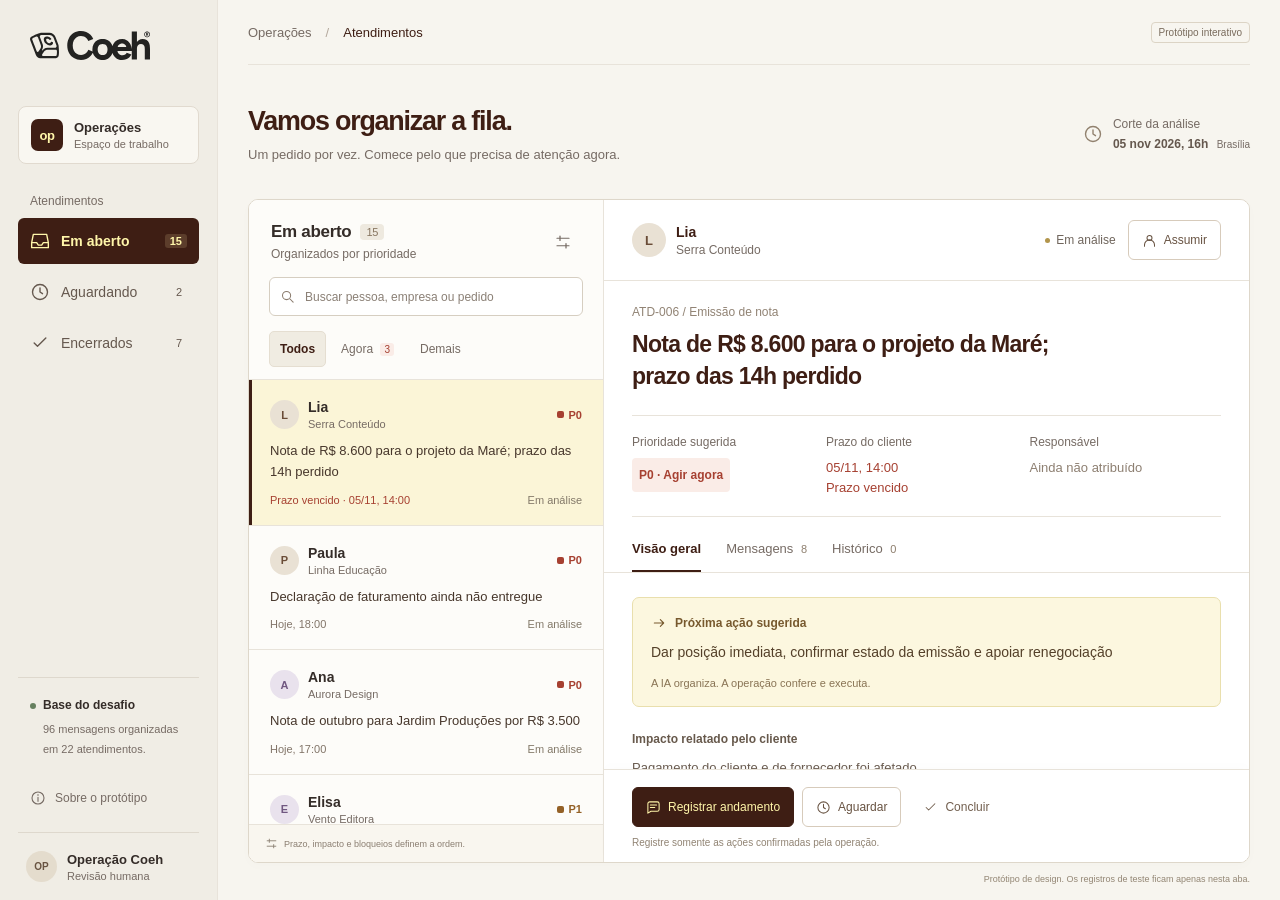
<file: painel/prototipo/index.html>
<!doctype html>
<html lang="pt-BR">
<head>
  <meta charset="utf-8">
  <meta name="viewport" content="width=device-width, initial-scale=1">
  <meta name="description" content="Novo protótipo interativo da operação Coeh">
  <title>Atendimentos · Coeh | Novo protótipo</title>
  <link rel="stylesheet" href="styles.css">
</head>
<body>
  <svg class="icon-library" xmlns="http://www.w3.org/2000/svg" aria-hidden="true"><defs>
    <symbol id="i-inbox" viewBox="0 0 24 24"><path d="m4 4-2 10v6h20v-6L20 4Z M2 14h6l2 3h4l2-3h6"/></symbol>
    <symbol id="i-clock" viewBox="0 0 24 24"><circle cx="12" cy="12" r="9"/><path d="M12 7v5l3 2"/></symbol>
    <symbol id="i-check" viewBox="0 0 24 24"><path d="m5 12 4 4L19 6"/></symbol>
    <symbol id="i-search" viewBox="0 0 24 24"><circle cx="10.5" cy="10.5" r="6.5"/><path d="m16 16 5 5"/></symbol>
    <symbol id="i-arrow" viewBox="0 0 24 24"><path d="M5 12h14m-5-5 5 5-5 5"/></symbol>
    <symbol id="i-back" viewBox="0 0 24 24"><path d="M19 12H5m5-5-5 5 5 5"/></symbol>
    <symbol id="i-close" viewBox="0 0 24 24"><path d="m6 6 12 12M6 18 18 6"/></symbol>
    <symbol id="i-menu" viewBox="0 0 24 24"><path d="M4 6h16M4 12h16M4 18h16"/></symbol>
    <symbol id="i-message" viewBox="0 0 24 24"><path d="M21 15a3 3 0 0 1-3 3H8l-5 3V6a3 3 0 0 1 3-3h12a3 3 0 0 1 3 3Z M7 8h10M7 12h7"/></symbol>
    <symbol id="i-user" viewBox="0 0 24 24"><circle cx="12" cy="8" r="4"/><path d="M4 21v-2a8 8 0 0 1 16 0v2"/></symbol>
    <symbol id="i-info" viewBox="0 0 24 24"><circle cx="12" cy="12" r="9"/><path d="M12 11v6m0-10v1"/></symbol>
    <symbol id="i-sliders" viewBox="0 0 24 24"><path d="M4 7h16M4 17h16M8 4v6m8 4v6"/></symbol>
    <symbol id="i-alert" viewBox="0 0 24 24"><path d="m12 3 10 18H2Z M12 9v5m0 3v1"/></symbol>
  </defs></svg>
  <a class="skip" href="#workspace">Ir para atendimentos</a>
  <aside class="sidebar" id="sidebar" aria-label="Navegação da operação">
    <div class="brand"><img src="assets/coeh.svg" alt="Coeh" width="120" height="29"><button class="icon-button mobile-close" id="close-nav" aria-label="Fechar navegação"><svg><use href="#i-close"/></svg></button></div>
    <div class="workspace-name"><span class="workspace-mark">op</span><div><strong>Operações</strong><span>Espaço de trabalho</span></div></div>
    <p class="nav-label">Atendimentos</p>
    <nav id="navigation">
      <button class="nav-item" data-view="active" aria-current="page"><svg><use href="#i-inbox"/></svg><span>Em aberto</span><span class="nav-count" id="count-active">15</span></button>
      <button class="nav-item" data-view="waiting"><svg><use href="#i-clock"/></svg><span>Aguardando</span><span class="nav-count" id="count-waiting">2</span></button>
      <button class="nav-item" data-view="closed"><svg><use href="#i-check"/></svg><span>Encerrados</span><span class="nav-count" id="count-closed">7</span></button>
    </nav>
    <div class="sidebar-bottom">
      <div class="demo-context"><span class="small-dot"></span><strong>Base do desafio</strong><p>96 mensagens organizadas<br>em 22 atendimentos.</p></div>
      <button class="help-button" id="about-button"><svg><use href="#i-info"/></svg>Sobre o protótipo</button>
      <div class="operator"><span class="operator-avatar">OP</span><div><strong>Operação Coeh</strong><span>Revisão humana</span></div></div>
    </div>
  </aside>
  <button id="nav-scrim" class="nav-scrim" aria-label="Fechar navegação" hidden></button>
  <main class="main" id="workspace">
    <header class="page-header">
      <div class="page-location"><button class="icon-button mobile-menu" id="open-nav" aria-label="Abrir navegação"><svg><use href="#i-menu"/></svg></button><span>Operações</span><span class="slash">/</span><strong>Atendimentos</strong></div>
      <span class="prototype-label">Protótipo interativo</span>
    </header>
    <section class="page-heading" aria-labelledby="page-title">
      <div><h1 id="page-title">Vamos organizar a fila.</h1><p>Um pedido por vez. Comece pelo que precisa de atenção agora.</p></div>
      <div class="analysis-date"><svg><use href="#i-clock"/></svg><div><span>Corte da análise</span><strong>05 nov 2026, 16h <small>Brasília</small></strong></div></div>
    </section>
    <div class="inbox" id="inbox">
      <section class="queue" aria-labelledby="queue-title">
        <div class="queue-top"><div><h2 id="queue-title">Em aberto <span id="queue-count">15</span></h2><p id="queue-description">Organizados por prioridade</p></div><button class="icon-button" id="priority-guide" aria-label="Entender as prioridades"><svg><use href="#i-sliders"/></svg></button></div>
        <label class="search-box"><svg><use href="#i-search"/></svg><input id="search" type="search" placeholder="Buscar pessoa, empresa ou pedido" aria-label="Buscar atendimento" autocomplete="off"></label>
        <div class="priority-filter" role="group" aria-label="Filtrar prioridade"><button data-priority="all" aria-pressed="true">Todos</button><button data-priority="P0" aria-pressed="false">Agora <span id="urgent-count">3</span></button><button data-priority="other" aria-pressed="false">Demais</button></div>
        <div id="queue-list" class="queue-list"></div>
        <div class="queue-empty" id="queue-empty" hidden><svg><use href="#i-search"/></svg><h3>Nenhum pedido por aqui</h3><p>Tente outro termo ou remova o filtro.</p><button class="button secondary" id="clear-search">Limpar busca e filtro</button></div>
        <div class="queue-footer"><svg><use href="#i-sliders"/></svg><span>Prazo, impacto e bloqueios definem a ordem.</span></div>
      </section>
      <section class="ticket" id="ticket" aria-label="Atendimento selecionado"></section>
    </div>
    <p class="prototype-footnote">Protótipo de design. Os registros de teste ficam apenas nesta aba.</p>
  </main>
  <dialog id="action-dialog" aria-labelledby="action-title">
    <form id="action-form" novalidate>
      <header class="dialog-header"><div><p class="dialog-context" id="action-context"></p><h2 id="action-title">Registrar andamento</h2></div><button type="button" class="icon-button" data-close-dialog aria-label="Fechar formulário"><svg><use href="#i-close"/></svg></button></header>
      <div class="dialog-body">
        <label class="field">Tipo de registro<select id="event-type"><option value="andamento">Registrar uma ação realizada</option><option value="assumir">Assumir atendimento</option><option value="aguardar_informacao">Aguardar informação do cliente</option><option value="dependencia_interna">Aguardar equipe interna</option><option value="correcao_prioridade">Corrigir prioridade</option><option value="conclusao">Confirmar conclusão</option></select></label>
        <label class="field" id="priority-field" hidden>Nova prioridade<select id="new-priority"><option value="P0">P0 · Agir agora</option><option value="P1">P1 · Em seguida</option><option value="P2">P2 · Planejar</option><option value="P3">P3 · Acompanhar</option></select></label>
        <label class="field">Seu nome<input id="author" autocomplete="name" placeholder="Quem está registrando?" maxlength="80" required></label>
        <label class="field"><span id="reason-label">O que foi feito?</span><textarea id="reason" rows="3" placeholder="Descreva a ação ou a informação que está faltando." maxlength="600" aria-describedby="reason-help" required></textarea></label>
        <span id="reason-help" class="field-help">Use pelo menos 10 caracteres para deixar um registro útil.</span>
        <label class="field" id="return-field" hidden>Retorno combinado <span class="optional">Opcional, horário de Brasília</span><input id="return-at" type="datetime-local"></label>
        <p id="form-error" class="form-error" role="alert" hidden></p>
        <p class="simulation-note"><svg><use href="#i-info"/></svg>Simulação. Não altera os dados originais do desafio.</p>
      </div>
      <footer class="dialog-footer"><button class="button secondary" type="button" data-close-dialog>Cancelar</button><button class="button primary" type="submit" id="save-record">Salvar registro</button></footer>
    </form>
  </dialog>
  <dialog id="info-dialog" aria-labelledby="info-title"><div class="dialog-header"><h2 id="info-title">Sobre o protótipo</h2><button class="icon-button" id="close-info" aria-label="Fechar explicação"><svg><use href="#i-close"/></svg></button></div><div class="dialog-body" id="info-content"></div></dialog>
  <div class="toast" id="toast" role="status" hidden><svg><use href="#i-check"/></svg><span></span></div>
  <script src="../data.js"></script>
  <script src="../mensagens.js"></script>
  <script src="app.js"></script>
</body>
</html>
</file>
<file: painel/prototipo/styles.css>
:root{color-scheme:light;--ink:#3e1e14;--text:#342c28;--muted:#766b64;--canvas:#f7f5ef;--paper:#fff;--line:#e8e3da;--sidebar:#f0ede5;--yellow:#fff6aa;--selected:#fbf5d7;--red:#a64031;--red-bg:#faece7;--green:#386246;--focus:#745138;font-family:"Segoe UI",Arial,sans-serif;font-synthesis:none;font-size:14px}
*{box-sizing:border-box}body{margin:0;background:var(--canvas);color:var(--text)}button,input,textarea,select{font:inherit}button{cursor:pointer}button,a,input,textarea,select,summary{-webkit-tap-highlight-color:transparent}button:focus-visible,a:focus-visible,input:focus-visible,textarea:focus-visible,select:focus-visible,summary:focus-visible{outline:3px solid var(--focus);outline-offset:3px}button{color:inherit}button:disabled{cursor:default;opacity:.55}svg{width:20px;height:20px;fill:none;stroke:currentColor;stroke-width:1.65;stroke-linecap:round;stroke-linejoin:round;flex-shrink:0}.icon-library{position:absolute;width:0;height:0;overflow:hidden}[hidden]{display:none!important}h1,h2,h3,p{margin:0}button{transition:background-color .15s,border-color .15s}button:hover{border-color:#b6a99c}.skip{position:fixed;inset:10px auto auto 10px;z-index:100;background:var(--ink);color:#fff;padding:12px;transform:translateY(-180%)}.skip:focus{transform:none}
.sidebar{width:218px;position:fixed;inset:0 auto 0 0;background:var(--sidebar);border-inline-end:1px solid var(--line);display:flex;flex-direction:column;padding:31px 18px 0;z-index:20}.brand{height:62px;padding-inline:12px;display:flex;align-items:flex-start;justify-content:space-between}.brand img{width:108px;height:31px;object-fit:contain}.workspace-name{display:flex;gap:11px;align-items:center;background:#f9f7f1;border:1px solid #e1dacf;border-radius:8px;padding:12px;margin:13px 0 30px}.workspace-mark{height:32px;width:32px;border-radius:7px;background:var(--ink);color:var(--yellow);display:grid;place-items:center;font-weight:600;font-size:13px;letter-spacing:-.5px}.workspace-name strong,.operator strong{display:block;font-weight:600;font-size:13px}.workspace-name div>span,.operator div>span{display:block;font-size:11px;color:var(--muted);margin-top:3px}.nav-label{font-size:11px;color:var(--muted);padding-inline:12px;margin-bottom:10px}.nav-item{width:100%;min-height:46px;display:flex;gap:11px;align-items:center;border:0;border-radius:6px;background:transparent;padding:10px 12px;margin-bottom:5px;text-align:left;color:#65584e}.nav-item[aria-current="page"]{background:var(--ink);color:var(--yellow);font-weight:600}.nav-item:hover:not([aria-current="page"]){background:#e7e2d7}.nav-count{margin-inline-start:auto;font-size:11px;padding:1px 5px;border-radius:3px;font-variant-numeric:tabular-nums}.nav-item[aria-current="page"] .nav-count{background:#5c3d2b}.sidebar-bottom{margin-top:auto}.demo-context{padding:18px 12px;border-top:1px solid #ded8cd}.demo-context strong{font-size:12px;font-weight:600}.small-dot{display:inline-block;width:6px;height:6px;border-radius:50%;background:#66805f;margin-inline-end:7px}.demo-context p{font-size:11px;color:var(--muted);line-height:1.8;margin-top:8px;padding-inline-start:13px}.help-button{display:flex;align-items:center;gap:9px;background:transparent;border:0;font-size:12px;padding:12px;width:100%;text-align:left;color:var(--muted)}.help-button svg{width:16px;height:16px}.operator{display:flex;align-items:center;gap:10px;border-top:1px solid #ded8cd;padding:18px 8px;margin-top:14px}.operator-avatar{display:grid;place-items:center;width:31px;height:31px;border-radius:50%;background:#e4dccd;color:#685341;font-size:10px;font-weight:700}
.main{margin-inline-start:218px;padding:0 30px 12px;min-height:100dvh}.page-header{height:65px;display:flex;align-items:center;justify-content:space-between;border-bottom:1px solid var(--line);gap:10px}.page-location{display:flex;align-items:center;gap:14px;color:var(--muted);font-size:12px}.page-location strong{font-weight:500;color:var(--ink)}.slash{color:#b3a89c}.prototype-label{font-size:10px;border:1px solid #dcd4c5;border-radius:4px;padding:4px 7px;color:#796b5c}.page-heading{min-height:134px;padding:29px 0 26px;display:flex;justify-content:space-between;align-items:center;gap:24px}.page-heading h1{font-size:clamp(25px,2.1vw,34px);font-weight:600;letter-spacing:-1.2px;color:var(--ink);line-height:1.2}.page-heading p{margin-top:10px;font-size:12px;color:var(--muted)}.analysis-date{display:flex;align-items:center;gap:10px;flex-shrink:0;color:#91816e}.analysis-date span{display:block;font-size:10px;color:var(--muted);margin-bottom:4px}.analysis-date strong{font-size:11px;font-weight:600;color:#65584e;white-space:nowrap}.analysis-date small{font-size:10px;font-weight:400;margin-inline-start:5px;color:var(--muted)}
.inbox{display:grid;grid-template-columns:355px minmax(0,1fr);height:calc(100dvh - 236px);min-height:540px;border:1px solid #ded7ca;border-radius:10px;overflow:hidden;background:var(--paper);box-shadow:0 3px 12px #3e1e1404}.queue{display:flex;flex-direction:column;min-height:0;min-width:0;border-inline-end:1px solid var(--line);background:#fdfcf9}.queue-top{padding:22px 22px 16px;display:flex;justify-content:space-between;align-items:center;gap:12px}.queue-top h2{font-size:16px;font-weight:600;letter-spacing:-.3px;display:flex;align-items:center;gap:9px}.queue-top h2 span{font-size:11px;color:#86745f;background:#eee9df;padding:2px 6px;border-radius:4px;font-weight:500}.queue-top p{font-size:11px;color:var(--muted);margin-top:5px}.icon-button{height:36px;width:36px;border:1px solid transparent;border-radius:6px;display:inline-grid;place-items:center;background:transparent;color:var(--muted);flex-shrink:0}.icon-button:hover{background:#f1ece3}.icon-button svg{width:18px;height:18px}.search-box{margin:0 20px;display:flex;align-items:center;gap:8px;border:1px solid #d6cec1;border-radius:6px;padding:0 10px;min-height:39px;background:#fff;color:#8a7b6d}.search-box svg{width:15px;height:15px}.search-box:focus-within{outline:2px solid var(--focus);outline-offset:2px}.search-box input{width:100%;min-width:0;border:0;outline:0!important;font-size:11px;background:transparent;min-height:37px;color:var(--ink)}.search-box input::placeholder{color:#8b8076}.priority-filter{display:flex;gap:4px;padding:15px 20px 12px;border-bottom:1px solid var(--line)}.priority-filter button{border:1px solid transparent;border-radius:5px;background:transparent;color:var(--muted);padding:6px 10px;font-size:11px;min-height:32px}.priority-filter button[aria-pressed="true"]{color:var(--ink);background:#f0ece2;border-color:#e5ded1;font-weight:600}.priority-filter button span{margin-inline-start:4px;font-size:10px;background:var(--red-bg);color:var(--red);padding:1px 4px;border-radius:3px}.queue-list{overflow:auto;min-height:0;flex:1;scrollbar-width:thin;scrollbar-color:#d3cbbb transparent}.ticket-row{display:block;position:relative;width:100%;text-align:left;padding:19px 21px;border:0;border-bottom:1px solid var(--line);background:transparent}.ticket-row:hover{background:#f7f3e9}.ticket-row[aria-pressed="true"]{background:var(--selected);box-shadow:inset 3px 0 0 var(--ink)}.row-heading{display:flex;align-items:center;gap:9px;margin-bottom:10px}.avatar{display:inline-grid;place-items:center;border-radius:50%;width:29px;height:29px;flex-shrink:0;background:#e9e1d4;color:#6a4c37;font-size:11px;font-weight:600}.avatar.violet{background:#e9e2ed;color:#705780}.avatar.green{background:#e2e9db;color:#506944}.avatar.blue{background:#e1e8ea;color:#4d6670}.row-person{font-size:12px;font-weight:600}.row-company{font-size:10px;color:var(--muted);margin-top:2px}.row-priority{margin-inline-start:auto;font-size:10px;display:flex;align-items:center;gap:5px;color:#a64031;font-weight:600}.row-priority:before{content:"";display:block;height:7px;width:7px;border-radius:2px;background:currentColor}.row-priority.P1{color:#946127}.row-priority.P2{color:#5e7361}.row-priority.P3{color:#817465}.row-summary{display:-webkit-box;-webkit-line-clamp:2;-webkit-box-orient:vertical;overflow:hidden;font-size:12px;line-height:1.65;font-weight:500;color:#47372c;margin:0 0 11px}.row-meta{display:flex;gap:7px;justify-content:space-between;align-items:center;font-size:10px;color:#827569}.row-date.overdue{color:var(--red)}.row-state{font-size:10px;color:#837969}.queue-footer{padding:12px 16px;border-top:1px solid var(--line);display:flex;align-items:center;gap:6px;color:#8b7f72;font-size:9px;background:#f9f6ef}.queue-footer svg{width:13px;height:13px}.queue-empty{padding:50px 24px;text-align:center;flex:1;color:var(--muted)}.queue-empty>svg{width:28px;height:28px;margin-bottom:15px}.queue-empty h3{font-size:15px;color:var(--ink)}.queue-empty p{font-size:12px;margin:10px 0 20px}
.ticket{min-width:0;min-height:0;display:flex;flex-direction:column;background:#fff}.ticket-top{padding:20px 28px;border-bottom:1px solid var(--line);display:flex;align-items:center;gap:10px;min-height:78px}.ticket-top .avatar{height:34px;width:34px;font-size:13px}.ticket-person{font-size:13px;font-weight:600;color:var(--ink)}.ticket-person small{display:block;font-size:10px;color:var(--muted);font-weight:400;margin-top:3px}.ticket-top-actions{margin-inline-start:auto;display:flex;align-items:center;gap:12px}.ticket-state{display:flex;align-items:center;gap:6px;font-size:10px;color:#6f655c}.ticket-state:before{content:"";height:5px;width:5px;border-radius:50%;background:#b2954b}.ticket-state.closed:before{background:#5c8060}.ticket-scroll{overflow:auto;min-height:0;flex:1;scrollbar-width:thin;scrollbar-color:#d3cbbb transparent}.ticket-intro{padding:24px 28px 0}.ticket-id{font-size:10px;color:#918374;margin-bottom:9px;display:block}.ticket-intro h2{font-size:23px;letter-spacing:-.7px;line-height:1.4;color:var(--ink);font-weight:600;max-width:36ch}.ticket-intro>p{font-size:12px;color:var(--muted);line-height:1.7;margin-top:10px}.ticket-facts{display:grid;grid-template-columns:.95fr 1fr 1fr;gap:12px;margin:23px 0 0;padding:19px 0;border-top:1px solid var(--line);border-bottom:1px solid var(--line)}.fact dt{font-size:10px;color:var(--muted);margin-bottom:9px}.fact dd{margin:0;font-size:11px;font-weight:500;line-height:1.5}.fact .priority-edit{display:inline-flex;gap:5px;align-items:center;color:var(--red);background:var(--red-bg);border:0;padding:4px 7px;border-radius:4px;font-size:10px;font-weight:600;min-height:28px}.fact .priority-edit.P1{background:#f7efdf;color:#886029}.fact .priority-edit.P2,.fact .priority-edit.P3{background:#f0eee7;color:#6f685b}.fact .urgent-date{color:var(--red)}.fact .unassigned{color:#8d7f71;font-weight:400}.detail-tabs{display:flex;gap:25px;padding:0 28px;border-bottom:1px solid var(--line);margin-top:7px}.detail-tabs button{border:0;border-bottom:2px solid transparent;background:transparent;color:var(--muted);font-size:11px;padding:15px 0 13px;min-height:44px;white-space:nowrap}.detail-tabs button[aria-selected="true"]{color:var(--ink);font-weight:600;border-color:var(--ink)}.detail-tabs button span{color:#8d7e6d;font-weight:400;font-size:10px;margin-inline-start:4px}.tab-content{padding:24px 28px 28px}.next-action{background:#fcf7df;border:1px solid #e9dfad;border-radius:7px;padding:17px 18px}.next-action-heading{display:flex;gap:8px;align-items:center;font-size:11px;font-weight:600;color:#77592e}.next-action-heading svg{width:16px;height:16px}.next-action>p{font-size:13px;line-height:1.8;color:#544029;margin-top:9px}.suggestion-note{display:block;font-size:10px;color:#897455;margin-top:11px}.content-section{margin-top:25px}.content-section h3{font-size:11px;font-weight:600;color:#67594c;margin-bottom:10px}.impact-copy{font-size:12px;color:#6a5c50;line-height:1.8}.latest-message{border:1px solid var(--line);border-radius:7px;padding:16px;background:#fdfcf9}.message-meta{display:flex;align-items:center;justify-content:space-between;font-size:10px;gap:12px;margin-bottom:10px;color:#8a7d70}.message-meta strong{font-weight:600;color:#655548}.message-text{font-size:12px;line-height:1.85;white-space:pre-wrap;overflow-wrap:anywhere;color:#51463d}.message-ref{display:block;font-size:9px;margin-top:10px;color:#918474}.source-action{display:flex;align-items:center;gap:7px;font-size:10px;font-weight:600;border:0;background:transparent;padding:12px 0 0;color:#71543b}.source-action svg{width:13px;height:13px}.review-note{display:flex;align-items:flex-start;gap:10px;padding:13px;background:#f5f1eb;border-radius:6px;color:#796959;font-size:11px;line-height:1.7;margin-top:18px}.review-note svg{width:16px;height:16px;margin-top:2px}.ticket-footer{border-top:1px solid var(--line);padding:17px 28px 14px;background:#fff;box-shadow:0 -4px 10px #3e1e1403}.footer-actions{display:flex;gap:8px;align-items:center;flex-wrap:wrap}.button{display:inline-flex;align-items:center;justify-content:center;gap:7px;border:1px solid transparent;border-radius:6px;min-height:38px;padding:9px 13px;font-size:11px;font-weight:500;text-decoration:none;line-height:1.4}.button svg{width:15px;height:15px}.primary{color:var(--yellow);background:var(--ink);border-color:var(--ink)}.primary:hover{background:#5a3625}.secondary{background:#fff;color:#685342;border-color:#d7cbbb}.secondary:hover{background:#f7f3e9}.tertiary{color:#725f4f;background:#fff}.tertiary:hover{background:#f7f3e9}.ticket-footer p{font-size:9px;color:#918474;margin-top:10px}.prototype-footnote{font-size:9px;color:#938674;margin-top:11px;text-align:right}.ticket-empty{margin:auto;padding:36px;text-align:center;color:var(--muted);max-width:360px}.ticket-empty svg{width:32px;height:32px;margin-bottom:16px}.ticket-empty h2{font-size:18px;color:var(--ink)}.ticket-empty p{margin-top:10px;font-size:12px;line-height:1.8}.all-messages{display:grid;gap:13px}.message-day{font-size:10px;color:#8a7d70;text-align:center;margin:6px 0}.history-item{position:relative;padding:0 0 23px 24px;border-inline-start:1px solid var(--line);margin-inline-start:5px}.history-item:before{content:"";position:absolute;left:-4px;top:3px;height:7px;width:7px;border-radius:50%;background:#9b876f;outline:4px solid #fff}.history-item h3{font-size:12px;font-weight:600}.history-item p{font-size:12px;color:var(--muted);line-height:1.7;margin-top:8px}.history-item small{font-size:10px;color:#93816c;display:block;margin-top:8px}.history-empty{font-size:12px;line-height:1.8;color:var(--muted);padding:10px 0}.back-to-list{display:none}
dialog{border:1px solid #d9cebe;border-radius:12px;box-shadow:0 24px 90px #29140730;padding:0;width:min(500px,calc(100% - 28px));max-height:calc(100dvh - 32px);color:var(--text);background:#fff}dialog::backdrop{background:#2f241f66}dialog[open]{animation:dialog-in .15s ease-out}.dialog-header{display:flex;align-items:center;justify-content:space-between;padding:21px 25px;border-bottom:1px solid var(--line);gap:12px}.dialog-header h2{font-size:18px;font-weight:600;letter-spacing:-.4px;color:var(--ink)}.dialog-context{font-size:10px;color:var(--muted);margin-bottom:6px}.dialog-body{padding:22px 25px;display:grid;gap:16px}.dialog-body>p{font-size:12px;line-height:1.8;color:var(--muted)}.dialog-body h3{font-size:13px;font-weight:600}.dialog-body ul{padding-inline-start:18px;font-size:12px;line-height:1.9;color:var(--muted);margin:0}.field{display:grid;gap:8px;font-size:12px;font-weight:500;color:#685342}.field input,.field select,.field textarea{width:100%;border:1px solid #cfc1b0;border-radius:5px;padding:10px 11px;background:#fff;color:var(--ink);min-height:42px;font-size:13px;font-weight:400}.field textarea{resize:vertical;min-height:95px;line-height:1.6}.field input::placeholder,.field textarea::placeholder{color:#9b8d7e}.field-help,.optional{font-size:10px;color:var(--muted);font-weight:400}.field-help{margin-top:-8px}.simulation-note{display:flex;align-items:flex-start;gap:8px;font-size:10px!important;padding:10px;background:#f7f4ed;border-radius:4px}.simulation-note svg{width:14px;height:14px;margin-top:2px}.dialog-footer{display:flex;align-items:center;justify-content:flex-end;gap:9px;padding:17px 25px;border-top:1px solid var(--line)}.form-error{font-size:12px;color:var(--red);padding:11px;background:var(--red-bg);border-radius:5px}.toast{position:fixed;bottom:24px;left:50%;transform:translateX(-50%);padding:13px 19px;background:var(--ink);color:var(--yellow);border-radius:7px;z-index:60;display:flex;align-items:center;gap:10px;box-shadow:0 6px 30px #3e1e1420;max-width:calc(100vw - 32px);font-size:12px}.toast svg{width:17px;height:17px}.mobile-menu,.mobile-close{display:none}.nav-scrim{position:fixed;inset:0;background:#3e1e1450;border:0;z-index:19}
@keyframes dialog-in{from{opacity:0;transform:translateY(5px)}to{opacity:1;transform:translateY(0)}}
@media(min-width:1650px){.main{padding-inline:44px}.inbox{grid-template-columns:390px minmax(0,1fr)}.ticket-intro,.tab-content{padding-inline:38px}.ticket-top,.ticket-footer{padding-inline:38px}.detail-tabs{padding-inline:38px}.ticket-intro h2{font-size:27px;max-width:44ch}.page-heading{min-height:146px}.inbox{height:calc(100dvh - 248px)}}
@media(max-width:1190px){.sidebar{width:184px;padding-inline:12px}.main{margin-inline-start:184px;padding-inline:22px}.inbox{grid-template-columns:300px minmax(0,1fr)}.ticket-intro,.tab-content{padding-inline:21px}.ticket-top,.ticket-footer{padding-inline:21px}.detail-tabs{padding-inline:21px;gap:20px}.ticket-intro h2{font-size:21px}.page-heading h1{font-size:28px}.analysis-date small{display:block;margin:4px 0 0}.queue-top{padding-inline:18px}.search-box{margin-inline:16px}.ticket-row{padding-inline:17px}.ticket-top-actions .ticket-state{display:none}.ticket-facts{gap:8px}.ticket-facts dd{font-size:10px}}
@media(max-width:980px){.sidebar{width:180px}.main{margin-inline-start:180px;padding-inline:22px}.inbox{display:block;min-height:0;height:calc(100dvh - 230px)}.queue{height:100%;border:0}.queue-list{display:block}.ticket{display:none;height:100%}.inbox.detail-open .queue{display:none}.inbox.detail-open .ticket{display:flex}.back-to-list{display:inline-grid}.ticket-top{padding-block:12px}.queue-top{padding-top:18px;padding-bottom:12px}.ticket-row{padding:15px 20px}.row-summary{-webkit-line-clamp:1}.row-heading{margin-bottom:7px}.row-company{display:inline;margin-inline-start:7px}.page-heading{min-height:128px}.page-heading h1{font-size:26px}.page-heading p{max-width:34ch;font-size:11px}.analysis-date{gap:7px}.analysis-date strong{font-size:10px}}
@media(max-width:650px){:root{font-size:16px}.sidebar{width:230px;transform:translateX(-100%);transition:transform .18s ease}.sidebar.is-open{transform:translateX(0)}.mobile-close{display:inline-grid}.main{margin:0;padding:0 16px 10px}.mobile-menu{display:inline-grid}.page-header{height:57px}.page-location{gap:10px;font-size:11px}.prototype-label{font-size:9px}.page-heading{display:block;padding:22px 0 19px;min-height:0}.page-heading h1{font-size:27px;letter-spacing:-.8px}.page-heading p{font-size:12px;max-width:43ch;line-height:1.7;margin-top:8px}.analysis-date{margin-top:15px}.analysis-date>svg{height:14px;width:14px}.analysis-date div{display:flex;align-items:center;gap:8px}.analysis-date span{margin:0;font-size:10px}.analysis-date strong{font-size:10px}.analysis-date small{display:inline;font-size:9px;margin-inline-start:4px}.inbox{height:calc(100dvh - 242px);min-height:350px;border-radius:8px}.queue-top h2{font-size:16px}.queue-top p{font-size:11px}.search-box input{font-size:16px}.search-box{min-height:43px}.search-box svg{width:17px;height:17px}.priority-filter button{min-height:40px;font-size:12px}.priority-filter{padding-block:11px}.row-person{font-size:14px}.row-company{font-size:11px;display:block;margin:2px 0 0}.row-summary{font-size:13px;-webkit-line-clamp:2}.row-meta,.row-state{font-size:11px}.row-priority{font-size:11px}.ticket-row{padding:16px 18px}.queue-footer{font-size:9px}.ticket-top{padding:12px}.ticket-top-actions{gap:3px}.ticket-top-actions .button{padding:9px;font-size:11px}.ticket-intro{padding:20px 18px 0}.ticket-intro h2{font-size:21px}.ticket-intro>p{font-size:12px}.ticket-facts{grid-template-columns:1fr 1fr;gap:17px}.ticket-facts .fact:last-child{grid-column:1/-1}.fact dt{font-size:11px}.fact dd{font-size:12px}.fact .priority-edit{min-height:36px;font-size:11px}.detail-tabs{gap:21px;padding-inline:18px}.detail-tabs button{font-size:12px}.tab-content{padding:20px 18px}.next-action>p{font-size:13px}.impact-copy,.message-text{font-size:13px}.ticket-footer{padding:12px 14px max(12px,env(safe-area-inset-bottom))}.button{min-height:44px;font-size:12px}.footer-actions{gap:6px}.footer-actions .button{padding:8px 10px}.ticket-footer p{font-size:9px}.icon-button{min-width:44px;min-height:44px}.dialog-header{padding:18px}.dialog-body{padding:18px}.dialog-footer{padding:14px 18px}.field input,.field select,.field textarea{font-size:16px}.prototype-footnote{text-align:left;line-height:1.6;font-size:9px}.dialog-body>p{font-size:13px}}
.brand img{width:120px;height:29px;filter:brightness(0);opacity:.85}
.row-person,.row-company{display:block}
.action-short{display:none}
@media(max-width:980px){.main:has(.detail-open) .page-heading{display:none}.main:has(.detail-open) .inbox{height:calc(100dvh - 110px);margin-top:14px;min-height:350px}}
@media(max-width:650px){.action-long{display:none}.action-short{display:inline}.footer-actions{flex-wrap:nowrap}.footer-actions .primary{flex:1}.ticket-footer .button{padding-inline:9px}.prototype-footnote{font-size:9px}.ticket-footer p{font-size:9px;line-height:1.5}}
@media(min-width:981px){
  .nav-item{font-size:14px}.nav-label,.help-button{font-size:12px}
  .page-location{font-size:13px}.page-heading p{font-size:13px}
  .analysis-date span,.analysis-date strong{font-size:12px}
  .queue-top h2{font-size:17px}.queue-top p{font-size:12px}
  .search-box input{font-size:12px}.priority-filter button{font-size:12px;min-height:36px}
  .row-person{font-size:14px}.row-company{font-size:11px;margin-top:3px}
  .row-priority,.row-meta,.row-state{font-size:11px}.row-summary{font-size:13px;line-height:1.65}
  .ticket-person{font-size:14px}.ticket-person small{font-size:12px}
  .ticket-id,.ticket-state{font-size:12px}.fact dt{font-size:12px}.fact dd{font-size:13px}
  .fact .priority-edit{font-size:12px;min-height:34px}.detail-tabs button{font-size:13px;min-height:48px}
  .detail-tabs button span{font-size:11px}.next-action-heading{font-size:12px}
  .next-action>p{font-size:14px}.suggestion-note{font-size:11px}
  .content-section h3{font-size:12px}.impact-copy,.message-text{font-size:13px}
  .message-meta{font-size:11px}.message-ref{font-size:10px}
  .button{font-size:12px;min-height:40px}.source-action{font-size:12px}
  .ticket-footer p{font-size:10px}.history-item h3{font-size:14px}.history-item p{font-size:13px}
}
@media(prefers-reduced-motion:reduce){*,*::before,*::after{animation:none!important;transition:none!important;scroll-behavior:auto!important}}
@media(max-width:359px){.ticket-footer{padding-inline:10px}.footer-actions .button{padding-inline:6px;font-size:11px;gap:4px}.footer-actions .button svg{width:13px;height:13px}}
</file>
